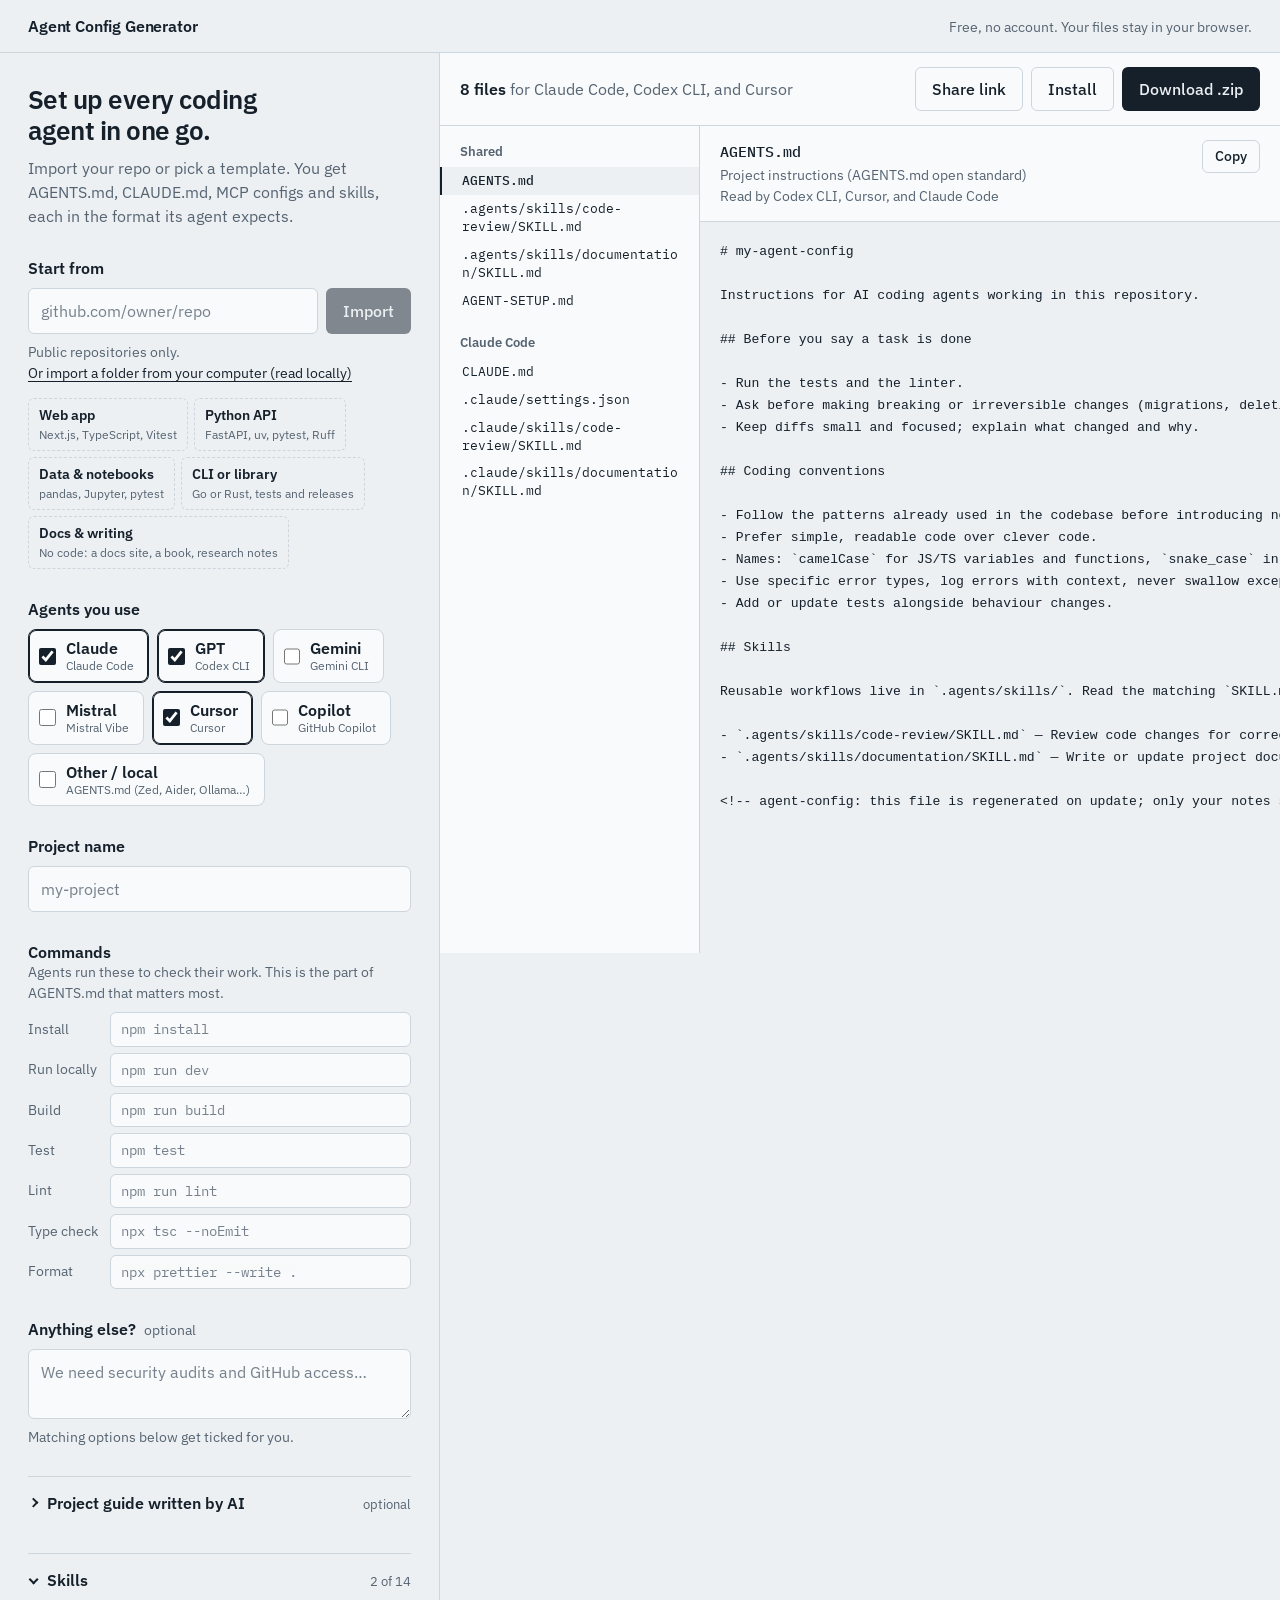
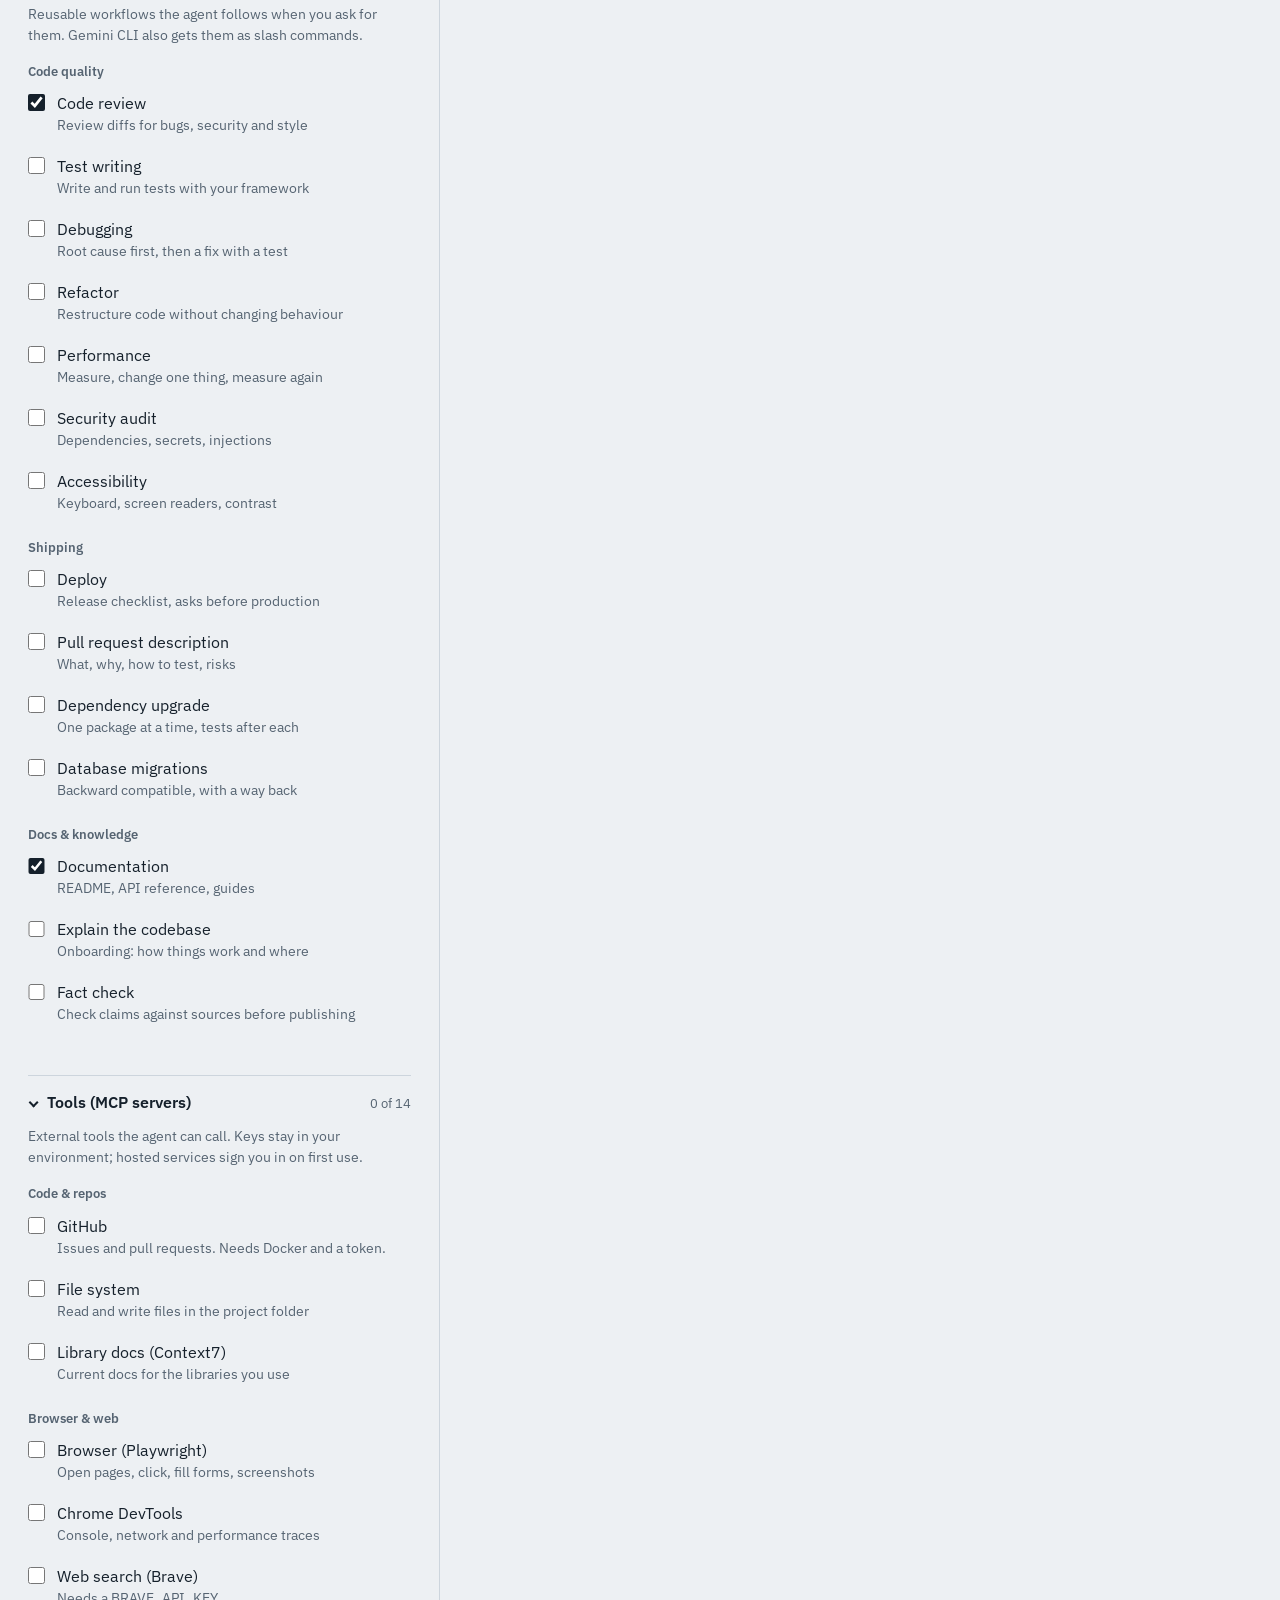
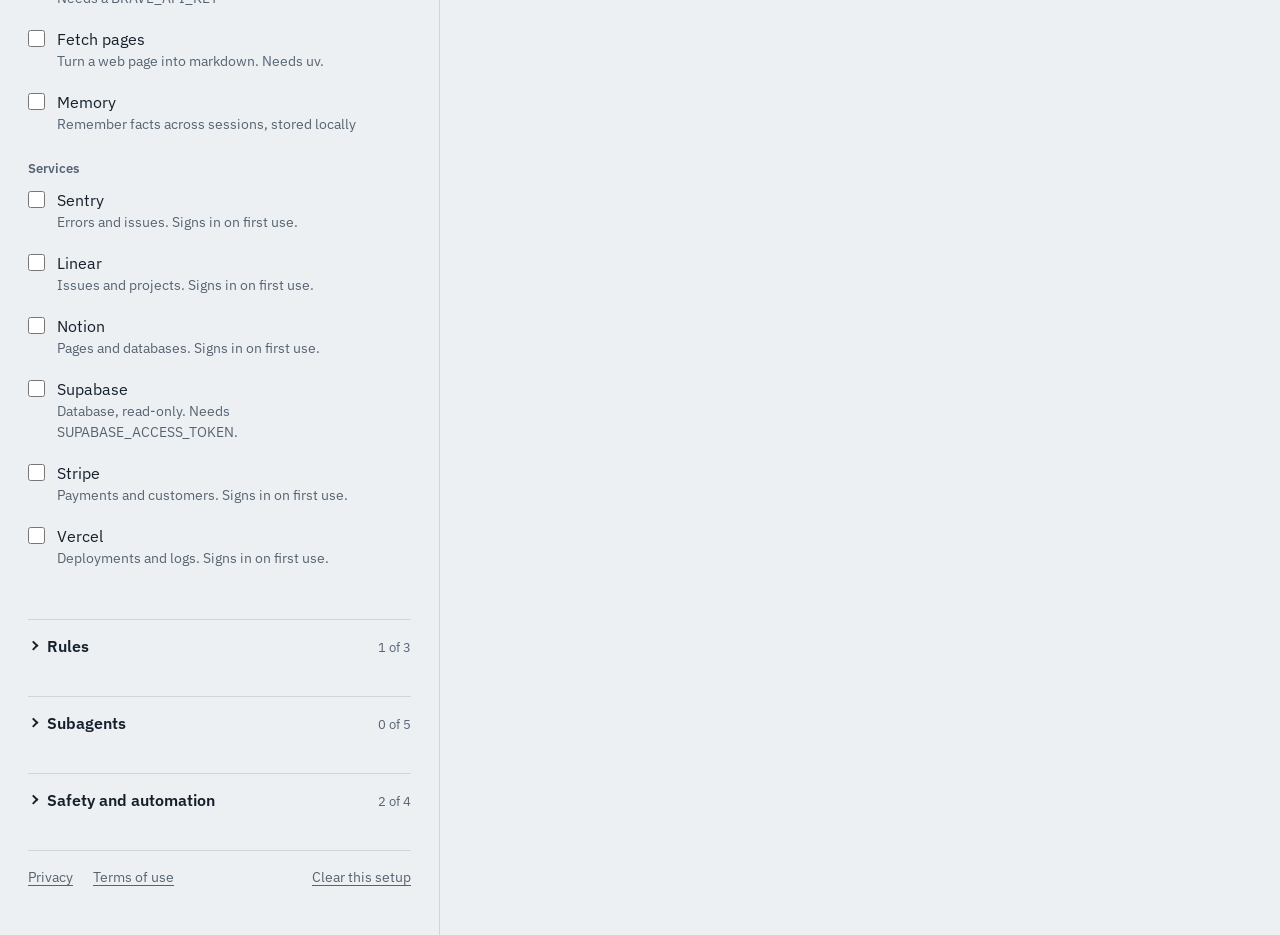
<file: index.html>
<!doctype html>
<html lang="en">
  <head>
    <meta http-equiv="Content-Security-Policy" content="default-src &#39;self&#39;; script-src &#39;self&#39;; style-src &#39;self&#39;; font-src &#39;self&#39;; img-src &#39;self&#39; data:; connect-src &#39;self&#39; https://api.github.com https://raw.githubusercontent.com https://api.anthropic.com https://openrouter.ai; object-src &#39;none&#39;; base-uri &#39;self&#39;; form-action &#39;self&#39;">

    <meta charset="UTF-8" />
    <link rel="icon" type="image/svg+xml" href="./favicon.svg" />
    <meta name="viewport" content="width=device-width, initial-scale=1.0" />
    <title>Agent Config Generator: one setup, every coding agent</title>
    <meta name="description" content="Generate AGENTS.md, CLAUDE.md, skills, MCP configs and settings for Claude Code, Codex, Gemini CLI, Mistral Vibe, Cursor and Copilot from your real repository. Free, no account, runs in your browser." />
    <meta name="theme-color" content="#edf0f3" />
    <meta property="og:type" content="website" />
    <meta property="og:site_name" content="Agent Config Generator" />
    <meta property="og:title" content="Set up every coding agent in one go" />
    <meta property="og:description" content="AGENTS.md, CLAUDE.md, skills and MCP configs for Claude Code, Codex, Gemini CLI, Mistral Vibe, Cursor and Copilot, from your real repository. Free, no account." />
    <meta name="twitter:card" content="summary_large_image" />
    <script type="module" crossorigin src="./assets/index-Btc-t9m1.js"></script>
    <link rel="stylesheet" crossorigin href="./assets/index-COXr6c5V.css">
    <link rel="canonical" href="https://jodevweb.github.io/agent-config/">
    <meta property="og:url" content="https://jodevweb.github.io/agent-config/">
    <meta property="og:image" content="https://jodevweb.github.io/agent-config/og.png">
    <meta property="og:image:width" content="1200">
    <meta property="og:image:height" content="630">
    <meta name="twitter:image" content="https://jodevweb.github.io/agent-config/og.png">
  </head>
  <body>
    <div id="root"></div>
  </body>
</html>
</file>
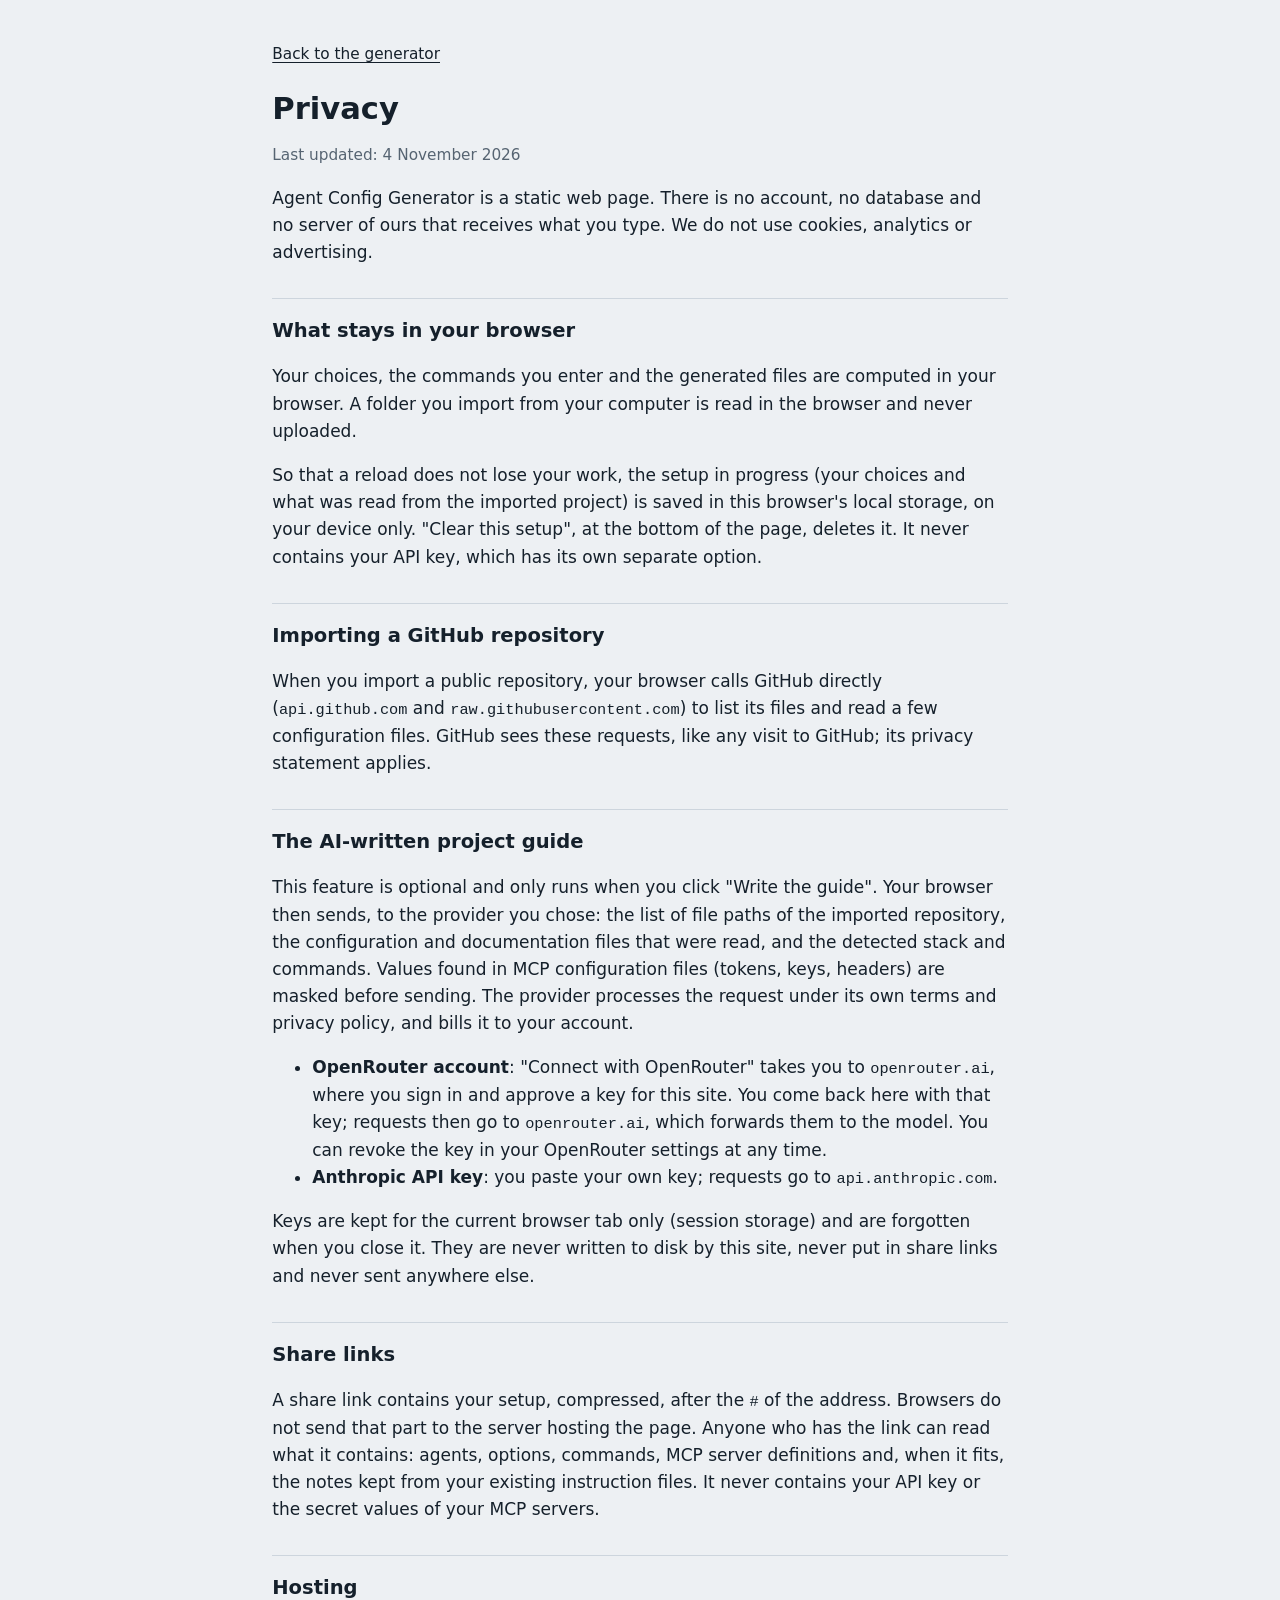
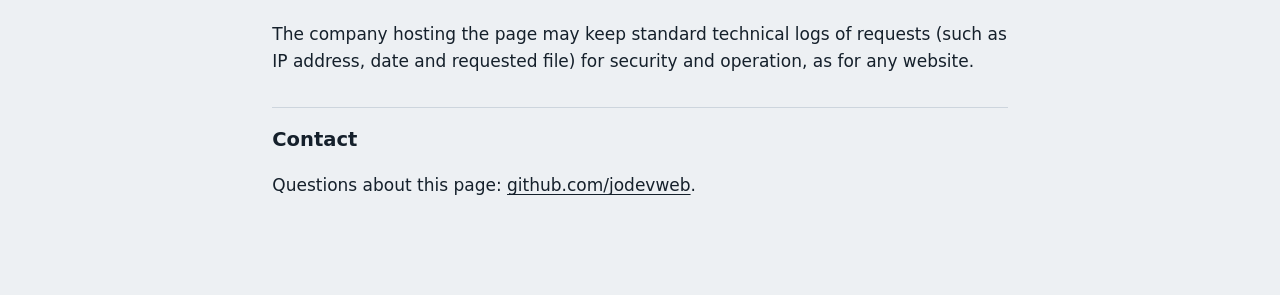
<file: privacy.html>
<!doctype html>
<html lang="en">
  <head>
    <meta charset="UTF-8" />
    <meta http-equiv="Content-Security-Policy" content="default-src 'self'; object-src 'none'; base-uri 'self'; form-action 'self'" />
    <meta name="viewport" content="width=device-width, initial-scale=1.0" />
    <title>Privacy · Agent Config Generator</title>
    <link rel="icon" type="image/svg+xml" href="favicon.svg" />
    <link rel="stylesheet" href="legal.css" />
  </head>
  <body>
    <main>
      <a class="back" href="./">Back to the generator</a>
      <h1>Privacy</h1>
      <p class="updated">Last updated: 4 November 2026</p>

      <p>
        Agent Config Generator is a static web page. There is no account, no database and no server of ours that
        receives what you type. We do not use cookies, analytics or advertising.
      </p>

      <h2>What stays in your browser</h2>
      <p>
        Your choices, the commands you enter and the generated files are computed in your browser. A folder you
        import from your computer is read in the browser and never uploaded.
      </p>
      <p>
        So that a reload does not lose your work, the setup in progress (your choices and what was read from the
        imported project) is saved in this browser's local storage, on your device only. "Clear this setup", at the
        bottom of the page, deletes it. It never contains your API key, which has its own separate option.
      </p>

      <h2>Importing a GitHub repository</h2>
      <p>
        When you import a public repository, your browser calls GitHub directly (<code>api.github.com</code> and
        <code>raw.githubusercontent.com</code>) to list its files and read a few configuration files. GitHub sees
        these requests, like any visit to GitHub; its privacy statement applies.
      </p>

      <h2>The AI-written project guide</h2>
      <p>
        This feature is optional and only runs when you click "Write the guide". Your browser then sends, to the
        provider you chose: the list of file paths of the imported repository, the configuration and documentation
        files that were read, and the detected stack and commands. Values found in MCP configuration files (tokens,
        keys, headers) are masked before sending. The provider processes the request under its own terms and privacy
        policy, and bills it to your account.
      </p>
      <ul>
        <li>
          <strong>OpenRouter account</strong>: "Connect with OpenRouter" takes you to <code>openrouter.ai</code>, where
          you sign in and approve a key for this site. You come back here with that key; requests then go to
          <code>openrouter.ai</code>, which forwards them to the model. You can revoke the key in your OpenRouter
          settings at any time.
        </li>
        <li>
          <strong>Anthropic API key</strong>: you paste your own key; requests go to <code>api.anthropic.com</code>.
        </li>
      </ul>
      <p>
        Keys are kept for the current browser tab only (session storage) and are forgotten when you close it. They
        are never written to disk by this site, never put in share links and never sent anywhere else.
      </p>

      <h2>Share links</h2>
      <p>
        A share link contains your setup, compressed, after the <code>#</code> of the address. Browsers do not send
        that part to the server hosting the page. Anyone who has the link can read what it contains: agents,
        options, commands, MCP server definitions and, when it fits, the notes kept from your existing instruction
        files. It never contains your API key or the secret values of your MCP servers.
      </p>

      <h2>Hosting</h2>
      <p>
        The company hosting the page may keep standard technical logs of requests (such as IP address, date and
        requested file) for security and operation, as for any website.
      </p>

      <h2>Contact</h2>
      <p>Questions about this page: <a href="https://github.com/jodevweb">github.com/jodevweb</a>.</p>
    </main>
  </body>
</html>
</file>
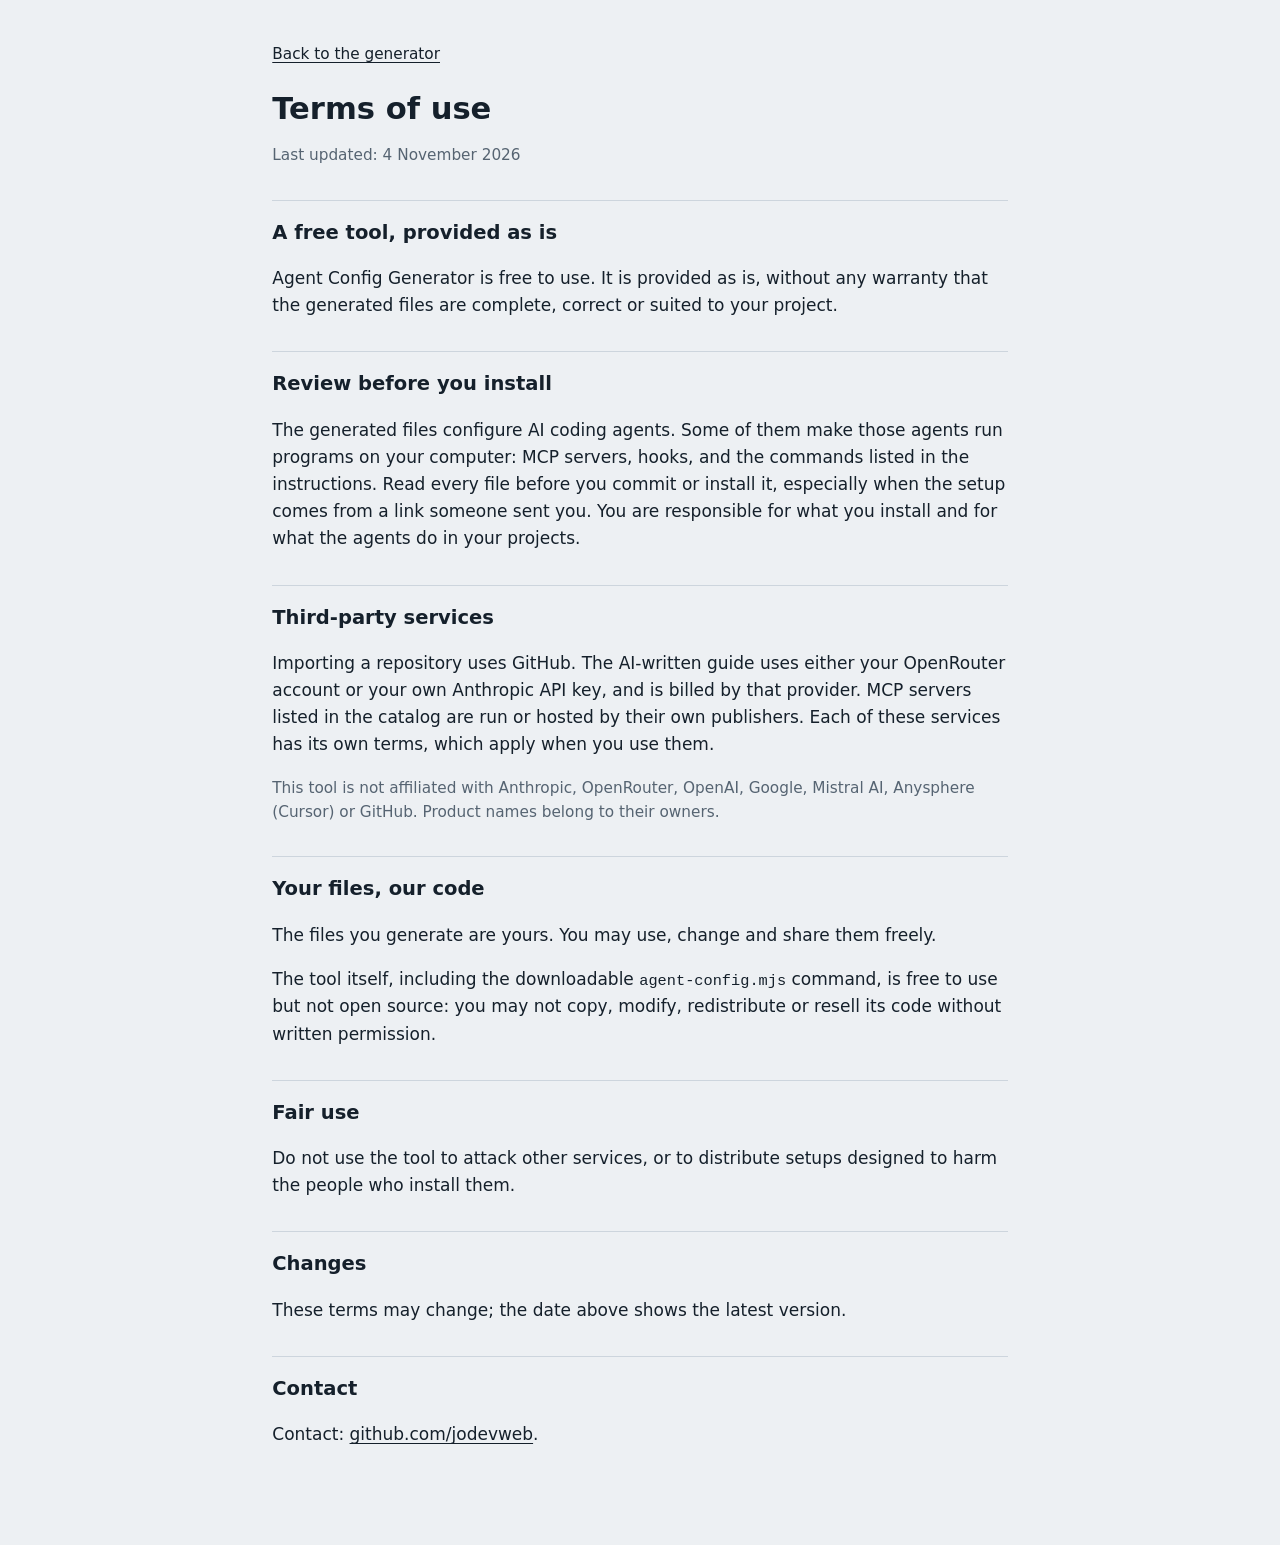
<file: terms.html>
<!doctype html>
<html lang="en">
  <head>
    <meta charset="UTF-8" />
    <meta http-equiv="Content-Security-Policy" content="default-src 'self'; object-src 'none'; base-uri 'self'; form-action 'self'" />
    <meta name="viewport" content="width=device-width, initial-scale=1.0" />
    <title>Terms of use · Agent Config Generator</title>
    <link rel="icon" type="image/svg+xml" href="favicon.svg" />
    <link rel="stylesheet" href="legal.css" />
  </head>
  <body>
    <main>
      <a class="back" href="./">Back to the generator</a>
      <h1>Terms of use</h1>
      <p class="updated">Last updated: 4 November 2026</p>

      <h2>A free tool, provided as is</h2>
      <p>
        Agent Config Generator is free to use. It is provided as is, without any warranty that the generated files
        are complete, correct or suited to your project.
      </p>

      <h2>Review before you install</h2>
      <p>
        The generated files configure AI coding agents. Some of them make those agents run programs on your
        computer: MCP servers, hooks, and the commands listed in the instructions. Read every file before you commit
        or install it, especially when the setup comes from a link someone sent you. You are responsible for what
        you install and for what the agents do in your projects.
      </p>

      <h2>Third-party services</h2>
      <p>
        Importing a repository uses GitHub. The AI-written guide uses either your OpenRouter account or your own
        Anthropic API key, and is billed by that provider. MCP servers listed in the catalog are run or hosted by
        their own publishers. Each of these services has its own terms, which apply when you use them.
      </p>
      <p class="note">
        This tool is not affiliated with Anthropic, OpenRouter, OpenAI, Google, Mistral AI, Anysphere (Cursor) or GitHub.
        Product names belong to their owners.
      </p>

      <h2>Your files, our code</h2>
      <p>The files you generate are yours. You may use, change and share them freely.</p>
      <p>
        The tool itself, including the downloadable <code>agent-config.mjs</code> command, is free to use but not
        open source: you may not copy, modify, redistribute or resell its code without written permission.
      </p>

      <h2>Fair use</h2>
      <p>Do not use the tool to attack other services, or to distribute setups designed to harm the people who install them.</p>

      <h2>Changes</h2>
      <p>These terms may change; the date above shows the latest version.</p>

      <h2>Contact</h2>
      <p>Contact: <a href="https://github.com/jodevweb">github.com/jodevweb</a>.</p>
    </main>
  </body>
</html>
</file>
<file: assets/index-COXr6c5V.css>
@font-face{font-family:IBM Plex Sans;font-style:normal;font-display:swap;font-weight:400;src:url(./ibm-plex-sans-cyrillic-ext-400-normal-g30qAdWV.woff2)format("woff2"),url(./ibm-plex-sans-cyrillic-ext-400-normal-Dsrv2Tcn.woff)format("woff");unicode-range:U+460-52F,U+1C80-1C8A,U+20B4,U+2DE0-2DFF,U+A640-A69F,U+FE2E-FE2F}@font-face{font-family:IBM Plex Sans;font-style:normal;font-display:swap;font-weight:400;src:url(./ibm-plex-sans-cyrillic-400-normal-DZqxrq2p.woff2)format("woff2"),url(./ibm-plex-sans-cyrillic-400-normal-BTotfTJu.woff)format("woff");unicode-range:U+301,U+400-45F,U+490-491,U+4B0-4B1,U+2116}@font-face{font-family:IBM Plex Sans;font-style:normal;font-display:swap;font-weight:400;src:url(./ibm-plex-sans-greek-400-normal-_efipK4i.woff2)format("woff2"),url(./ibm-plex-sans-greek-400-normal-D9ESIMu3.woff)format("woff");unicode-range:U+370-377,U+37A-37F,U+384-38A,U+38C,U+38E-3A1,U+3A3-3FF}@font-face{font-family:IBM Plex Sans;font-style:normal;font-display:swap;font-weight:400;src:url(./ibm-plex-sans-vietnamese-400-normal-DG4YqDda.woff2)format("woff2"),url(./ibm-plex-sans-vietnamese-400-normal-fK1oJ5dG.woff)format("woff");unicode-range:U+102-103,U+110-111,U+128-129,U+168-169,U+1A0-1A1,U+1AF-1B0,U+300-301,U+303-304,U+308-309,U+323,U+329,U+1EA0-1EF9,U+20AB}@font-face{font-family:IBM Plex Sans;font-style:normal;font-display:swap;font-weight:400;src:url(./ibm-plex-sans-latin-ext-400-normal-C5H60-Va.woff2)format("woff2"),url(./ibm-plex-sans-latin-ext-400-normal-RBey6euL.woff)format("woff");unicode-range:U+100-2BA,U+2BD-2C5,U+2C7-2CC,U+2CE-2D7,U+2DD-2FF,U+304,U+308,U+329,U+1D00-1DBF,U+1E00-1E9F,U+1EF2-1EFF,U+2020,U+20A0-20AB,U+20AD-20C0,U+2113,U+2C60-2C7F,U+A720-A7FF}@font-face{font-family:IBM Plex Sans;font-style:normal;font-display:swap;font-weight:400;src:url(./ibm-plex-sans-latin-400-normal-CDDApCn2.woff2)format("woff2"),url(./ibm-plex-sans-latin-400-normal-CYLoc0-x.woff)format("woff");unicode-range:U+??,U+131,U+152-153,U+2BB-2BC,U+2C6,U+2DA,U+2DC,U+304,U+308,U+329,U+2000-206F,U+20AC,U+2122,U+2191,U+2193,U+2212,U+2215,U+FEFF,U+FFFD}@font-face{font-family:IBM Plex Sans;font-style:normal;font-display:swap;font-weight:500;src:url(./ibm-plex-sans-cyrillic-ext-500-normal-Cs5J6C77.woff2)format("woff2"),url(./ibm-plex-sans-cyrillic-ext-500-normal-DB5PtV2g.woff)format("woff");unicode-range:U+460-52F,U+1C80-1C8A,U+20B4,U+2DE0-2DFF,U+A640-A69F,U+FE2E-FE2F}@font-face{font-family:IBM Plex Sans;font-style:normal;font-display:swap;font-weight:500;src:url(./ibm-plex-sans-cyrillic-500-normal-CocWQlwt.woff2)format("woff2"),url(./ibm-plex-sans-cyrillic-500-normal-ByOcLdNv.woff)format("woff");unicode-range:U+301,U+400-45F,U+490-491,U+4B0-4B1,U+2116}@font-face{font-family:IBM Plex Sans;font-style:normal;font-display:swap;font-weight:500;src:url(./ibm-plex-sans-greek-500-normal-JMMifIXV.woff2)format("woff2"),url(./ibm-plex-sans-greek-500-normal-CuWXN6rf.woff)format("woff");unicode-range:U+370-377,U+37A-37F,U+384-38A,U+38C,U+38E-3A1,U+3A3-3FF}@font-face{font-family:IBM Plex Sans;font-style:normal;font-display:swap;font-weight:500;src:url(./ibm-plex-sans-vietnamese-500-normal-e4dixQRQ.woff2)format("woff2"),url(./ibm-plex-sans-vietnamese-500-normal-BEb3_waV.woff)format("woff");unicode-range:U+102-103,U+110-111,U+128-129,U+168-169,U+1A0-1A1,U+1AF-1B0,U+300-301,U+303-304,U+308-309,U+323,U+329,U+1EA0-1EF9,U+20AB}@font-face{font-family:IBM Plex Sans;font-style:normal;font-display:swap;font-weight:500;src:url(./ibm-plex-sans-latin-ext-500-normal-DakdToA3.woff2)format("woff2"),url(./ibm-plex-sans-latin-ext-500-normal-D0aIdm-b.woff)format("woff");unicode-range:U+100-2BA,U+2BD-2C5,U+2C7-2CC,U+2CE-2D7,U+2DD-2FF,U+304,U+308,U+329,U+1D00-1DBF,U+1E00-1E9F,U+1EF2-1EFF,U+2020,U+20A0-20AB,U+20AD-20C0,U+2113,U+2C60-2C7F,U+A720-A7FF}@font-face{font-family:IBM Plex Sans;font-style:normal;font-display:swap;font-weight:500;src:url(./ibm-plex-sans-latin-500-normal-6ng42L7E.woff2)format("woff2"),url(./ibm-plex-sans-latin-500-normal-BgVn5rGT.woff)format("woff");unicode-range:U+??,U+131,U+152-153,U+2BB-2BC,U+2C6,U+2DA,U+2DC,U+304,U+308,U+329,U+2000-206F,U+20AC,U+2122,U+2191,U+2193,U+2212,U+2215,U+FEFF,U+FFFD}@font-face{font-family:IBM Plex Sans;font-style:normal;font-display:swap;font-weight:600;src:url(./ibm-plex-sans-cyrillic-ext-600-normal-DUMzJB7m.woff2)format("woff2"),url(./ibm-plex-sans-cyrillic-ext-600-normal-Bz0x94Yp.woff)format("woff");unicode-range:U+460-52F,U+1C80-1C8A,U+20B4,U+2DE0-2DFF,U+A640-A69F,U+FE2E-FE2F}@font-face{font-family:IBM Plex Sans;font-style:normal;font-display:swap;font-weight:600;src:url(./ibm-plex-sans-cyrillic-600-normal-71GNu3SW.woff2)format("woff2"),url(./ibm-plex-sans-cyrillic-600-normal-BGq0mW3O.woff)format("woff");unicode-range:U+301,U+400-45F,U+490-491,U+4B0-4B1,U+2116}@font-face{font-family:IBM Plex Sans;font-style:normal;font-display:swap;font-weight:600;src:url(./ibm-plex-sans-greek-600-normal-DzTrcv_p.woff2)format("woff2"),url(./ibm-plex-sans-greek-600-normal-D-CqTdkO.woff)format("woff");unicode-range:U+370-377,U+37A-37F,U+384-38A,U+38C,U+38E-3A1,U+3A3-3FF}@font-face{font-family:IBM Plex Sans;font-style:normal;font-display:swap;font-weight:600;src:url(./ibm-plex-sans-vietnamese-600-normal-DpPYBSTl.woff2)format("woff2"),url(./ibm-plex-sans-vietnamese-600-normal-DgdngZtN.woff)format("woff");unicode-range:U+102-103,U+110-111,U+128-129,U+168-169,U+1A0-1A1,U+1AF-1B0,U+300-301,U+303-304,U+308-309,U+323,U+329,U+1EA0-1EF9,U+20AB}@font-face{font-family:IBM Plex Sans;font-style:normal;font-display:swap;font-weight:600;src:url(./ibm-plex-sans-latin-ext-600-normal-DOrvGEcy.woff2)format("woff2"),url(./ibm-plex-sans-latin-ext-600-normal-DIrixKbi.woff)format("woff");unicode-range:U+100-2BA,U+2BD-2C5,U+2C7-2CC,U+2CE-2D7,U+2DD-2FF,U+304,U+308,U+329,U+1D00-1DBF,U+1E00-1E9F,U+1EF2-1EFF,U+2020,U+20A0-20AB,U+20AD-20C0,U+2113,U+2C60-2C7F,U+A720-A7FF}@font-face{font-family:IBM Plex Sans;font-style:normal;font-display:swap;font-weight:600;src:url(./ibm-plex-sans-latin-600-normal-CuJfVYMP.woff2)format("woff2"),url(./ibm-plex-sans-latin-600-normal-Cu4Hd6ag.woff)format("woff");unicode-range:U+??,U+131,U+152-153,U+2BB-2BC,U+2C6,U+2DA,U+2DC,U+304,U+308,U+329,U+2000-206F,U+20AC,U+2122,U+2191,U+2193,U+2212,U+2215,U+FEFF,U+FFFD}@font-face{font-family:IBM Plex Mono;font-style:normal;font-display:swap;font-weight:400;src:url(./ibm-plex-mono-cyrillic-ext-400-normal-xuaO2J-f.woff2)format("woff2"),url(./ibm-plex-mono-cyrillic-ext-400-normal-DMdlQ8Kv.woff)format("woff");unicode-range:U+460-52F,U+1C80-1C8A,U+20B4,U+2DE0-2DFF,U+A640-A69F,U+FE2E-FE2F}@font-face{font-family:IBM Plex Mono;font-style:normal;font-display:swap;font-weight:400;src:url(./ibm-plex-mono-cyrillic-400-normal-BSMlKf0J.woff2)format("woff2"),url(./ibm-plex-mono-cyrillic-400-normal-CEL4l2ZJ.woff)format("woff");unicode-range:U+301,U+400-45F,U+490-491,U+4B0-4B1,U+2116}@font-face{font-family:IBM Plex Mono;font-style:normal;font-display:swap;font-weight:400;src:url(./ibm-plex-mono-vietnamese-400-normal-BulugwFq.woff2)format("woff2"),url(./ibm-plex-mono-vietnamese-400-normal-DDuiU_S-.woff)format("woff");unicode-range:U+102-103,U+110-111,U+128-129,U+168-169,U+1A0-1A1,U+1AF-1B0,U+300-301,U+303-304,U+308-309,U+323,U+329,U+1EA0-1EF9,U+20AB}@font-face{font-family:IBM Plex Mono;font-style:normal;font-display:swap;font-weight:400;src:url(./ibm-plex-mono-latin-ext-400-normal-BmRBH3aV.woff2)format("woff2"),url(./ibm-plex-mono-latin-ext-400-normal-D3D2R8hC.woff)format("woff");unicode-range:U+100-2BA,U+2BD-2C5,U+2C7-2CC,U+2CE-2D7,U+2DD-2FF,U+304,U+308,U+329,U+1D00-1DBF,U+1E00-1E9F,U+1EF2-1EFF,U+2020,U+20A0-20AB,U+20AD-20C0,U+2113,U+2C60-2C7F,U+A720-A7FF}@font-face{font-family:IBM Plex Mono;font-style:normal;font-display:swap;font-weight:400;src:url(./ibm-plex-mono-latin-400-normal-DMJ8VG8y.woff2)format("woff2"),url(./ibm-plex-mono-latin-400-normal-CvHOgSBP.woff)format("woff");unicode-range:U+??,U+131,U+152-153,U+2BB-2BC,U+2C6,U+2DA,U+2DC,U+304,U+308,U+329,U+2000-206F,U+20AC,U+2122,U+2191,U+2193,U+2212,U+2215,U+FEFF,U+FFFD}@font-face{font-family:IBM Plex Mono;font-style:normal;font-display:swap;font-weight:500;src:url(./ibm-plex-mono-cyrillic-ext-500-normal-BqneJy0T.woff2)format("woff2"),url(./ibm-plex-mono-cyrillic-ext-500-normal-BIfNGwUT.woff)format("woff");unicode-range:U+460-52F,U+1C80-1C8A,U+20B4,U+2DE0-2DFF,U+A640-A69F,U+FE2E-FE2F}@font-face{font-family:IBM Plex Mono;font-style:normal;font-display:swap;font-weight:500;src:url(./ibm-plex-mono-cyrillic-500-normal-Bq9vWWag.woff2)format("woff2"),url(./ibm-plex-mono-cyrillic-500-normal-Ael50iVv.woff)format("woff");unicode-range:U+301,U+400-45F,U+490-491,U+4B0-4B1,U+2116}@font-face{font-family:IBM Plex Mono;font-style:normal;font-display:swap;font-weight:500;src:url(./ibm-plex-mono-vietnamese-500-normal-DZ4AoWbu.woff2)format("woff2"),url(./ibm-plex-mono-vietnamese-500-normal-C8zxqsMH.woff)format("woff");unicode-range:U+102-103,U+110-111,U+128-129,U+168-169,U+1A0-1A1,U+1AF-1B0,U+300-301,U+303-304,U+308-309,U+323,U+329,U+1EA0-1EF9,U+20AB}@font-face{font-family:IBM Plex Mono;font-style:normal;font-display:swap;font-weight:500;src:url(./ibm-plex-mono-latin-ext-500-normal-CAhNIIs5.woff2)format("woff2"),url(./ibm-plex-mono-latin-ext-500-normal-CZ70TYgx.woff)format("woff");unicode-range:U+100-2BA,U+2BD-2C5,U+2C7-2CC,U+2CE-2D7,U+2DD-2FF,U+304,U+308,U+329,U+1D00-1DBF,U+1E00-1E9F,U+1EF2-1EFF,U+2020,U+20A0-20AB,U+20AD-20C0,U+2113,U+2C60-2C7F,U+A720-A7FF}@font-face{font-family:IBM Plex Mono;font-style:normal;font-display:swap;font-weight:500;src:url(./ibm-plex-mono-latin-500-normal-DSY6xOcd.woff2)format("woff2"),url(./ibm-plex-mono-latin-500-normal-CB9ihrfo.woff)format("woff");unicode-range:U+??,U+131,U+152-153,U+2BB-2BC,U+2C6,U+2DA,U+2DC,U+304,U+308,U+329,U+2000-206F,U+20AC,U+2122,U+2191,U+2193,U+2212,U+2215,U+FEFF,U+FFFD}:root{--paper:#edf0f3;--surface:#f8fafb;--ink:#15202b;--muted:#566472;--line:#cdd5dd;--highlight:#ffe066;--on-highlight:#15202b;--focus:#2b59c3;--sans:"IBM Plex Sans", system-ui, "Segoe UI", Roboto, sans-serif;--mono:"IBM Plex Mono", ui-monospace, Consolas, monospace;--lightningcss-light:initial;--lightningcss-dark: ;color-scheme:light dark;font:400 16px/1.5 var(--sans);color:var(--ink);background:var(--paper);accent-color:var(--ink);-webkit-font-smoothing:antialiased;text-rendering:optimizelegibility}@media (prefers-color-scheme:dark){:root{--lightningcss-light: ;--lightningcss-dark:initial;--paper:#0f151b;--surface:#161e26;--ink:#e4eaf0;--muted:#97a4b1;--line:#2b3743;--highlight:#e9c64a;--on-highlight:#15202b;--focus:#8ab4ff}}*,:before,:after{box-sizing:border-box}body,h1,h2,p{margin:0}button,input,textarea{font:inherit;color:inherit}:focus-visible{outline:2px solid var(--focus);outline-offset:2px}.shell{flex-direction:column;min-height:100svh;display:flex}.topbar{border-bottom:1px solid var(--line);justify-content:space-between;align-items:baseline;gap:16px;padding:14px 28px;display:flex}.brand{letter-spacing:-.01em;font-weight:600}.topbar-note{color:var(--muted);font-size:.875rem}.layout{flex:1;grid-template-columns:minmax(340px,440px) minmax(0,1fr);align-items:start;display:grid}.panel{border-right:1px solid var(--line);flex-direction:column;gap:28px;padding:32px 28px 48px;display:flex}.intro h1{letter-spacing:-.02em;text-wrap:balance;font-size:1.6rem;font-weight:600;line-height:1.2}.intro p{color:var(--muted);max-width:36ch;margin-top:10px}.jump{display:none}.group{border:none;flex-direction:column;gap:8px;min-width:0;margin:0;padding:0;display:flex}.group legend,.field-label{padding:0;font-weight:600}.group legend{margin-bottom:8px}.field-row{justify-content:space-between;align-items:baseline;gap:12px;display:flex}.optional{color:var(--muted);margin-left:4px;font-size:.875rem;font-weight:400}.help{color:var(--muted);font-size:.875rem}.group legend+.help{margin-top:-10px}.text-input{border:1px solid var(--line);background:var(--surface);resize:vertical;border-radius:6px;width:100%;padding:10px 12px;transition:border-color .15s}.text-input:hover{border-color:var(--muted)}.text-input::placeholder{color:var(--muted);opacity:.8}.warning{background:var(--highlight);color:var(--on-highlight);border-radius:4px;padding:6px 10px;font-size:.875rem}.chips{flex-wrap:wrap;gap:8px;display:flex}.chip{border:1px solid var(--line);background:var(--surface);cursor:pointer;border-radius:8px;align-items:center;gap:10px;padding:8px 14px 8px 10px;transition:border-color .15s,box-shadow .15s;display:inline-flex}.chip:hover{border-color:var(--muted)}.chip:has(input:checked){border-color:var(--ink);box-shadow:inset 0 0 0 1px var(--ink)}.chip:has(input:focus-visible){outline:2px solid var(--focus);outline-offset:2px}.chip input:focus-visible{outline:none}.chip>span{flex-direction:column;line-height:1.25;display:flex}.chip-label{font-weight:600}.chip-tool{color:var(--muted);font-size:.78rem}.options{flex-direction:column;gap:2px;display:flex}.option{cursor:pointer;border-radius:6px;align-items:flex-start;gap:12px;margin:0 -10px;padding:8px 10px;display:flex}.option:hover{background:var(--surface)}.option input,.chip input{flex:none;width:1.05rem;height:1.05rem;margin:0}.option input{margin-top:.2rem}.option>span{flex-direction:column;display:flex}.option-label{flex-wrap:wrap;align-items:center;gap:8px;display:flex}.option-hint{color:var(--muted);font-size:.875rem}.tag{background:var(--highlight);color:var(--on-highlight);border-radius:3px;padding:3px 6px;font-size:.72rem;line-height:1}.link-button{color:var(--ink);text-underline-offset:3px;cursor:pointer;background:0 0;border:none;padding:0;font-size:.875rem;text-decoration:underline}.link-button:hover{text-decoration-thickness:2px}.reset{align-self:flex-start}.visually-hidden{clip-path:inset(50%);white-space:nowrap;border:0;width:1px;height:1px;margin:-1px;padding:0;overflow:hidden;position:absolute!important}.mono{font-family:var(--mono);font-size:.85rem}.import-row{gap:8px;display:flex}.import-row .text-input{flex:1;min-width:0}.error{background:var(--surface);border-left:3px solid #c2410c;border-radius:4px;padding:8px 10px;font-size:.875rem}.presets{flex-wrap:wrap;gap:6px;margin-top:6px;display:flex}.preset{border:1px dashed var(--line);text-align:left;cursor:pointer;background:0 0;border-radius:6px;flex-direction:column;align-items:flex-start;padding:6px 10px;display:flex}.preset:hover{border-color:var(--muted)}.preset.active{border-style:solid;border-color:var(--ink)}.preset-label{font-size:.875rem;font-weight:600}.preset-hint{color:var(--muted);font-size:.75rem}.facts{background:var(--surface);border-left:3px solid var(--highlight);border-radius:6px;flex-direction:column;align-items:flex-start;gap:6px;margin-top:4px;padding:12px 14px;display:flex}.facts strong{font-weight:600}.commands{grid-template-columns:max-content minmax(0,1fr);align-items:center;gap:6px 12px;display:grid}.command{display:contents}.command-label{color:var(--muted);font-size:.875rem}.commands .text-input{padding:6px 10px}.option.compact{margin:0;padding:4px 0}.option.disabled{cursor:default}.option.disabled .option-label{color:var(--muted)}.crash{flex-direction:column;align-items:flex-start;gap:12px;max-width:480px;margin:15vh auto;padding:0 24px;display:flex}.link-warning{background:var(--surface);border-left:3px solid #c2410c;border-radius:6px;flex-direction:column;align-items:flex-start;gap:8px;padding:12px 14px;font-size:.9rem;display:flex}.link-warning ul{margin:0;padding-left:18px}.link-warning code{font-family:var(--mono);overflow-wrap:anywhere;font-size:.8rem}.preview-note{background:var(--highlight);color:var(--on-highlight);padding:8px 20px;font-size:.875rem}.panel-footer{border-top:1px solid var(--line);gap:20px;padding-top:16px;font-size:.85rem;display:flex}.panel-footer a,.panel-footer .footer-reset{color:var(--muted);text-underline-offset:3px;font-size:inherit}.footer-reset{margin-left:auto}.preview-sub{color:var(--muted);font-size:.8rem}.status{font-family:var(--sans);vertical-align:1px;border:1px solid var(--line);color:var(--muted);border-radius:3px;margin-left:8px;padding:1px 5px;font-size:.68rem;line-height:1.4;display:inline-block}.status.changed{background:var(--highlight);color:var(--on-highlight);border-color:#0000}.status.new{border-color:var(--ink);color:var(--ink)}.orphans{font-family:var(--mono);color:var(--muted);overflow-wrap:anywhere;font-size:.78rem;padding:0 20px!important}.file-actions{flex-wrap:wrap;justify-content:flex-end;align-items:center;gap:8px;display:flex}.toggle{border:1px solid var(--line);border-radius:6px;display:inline-flex;overflow:hidden}.toggle button{cursor:pointer;background:0 0;border:none;padding:4px 10px;font-size:.8rem}.toggle button[aria-pressed=true]{background:var(--ink);color:var(--paper)}.diff{background:var(--paper);flex-direction:column;flex:1;min-height:0;display:flex}.diff-note{color:var(--muted);border-bottom:1px solid var(--line);padding:10px 20px;font-size:.85rem}.diff-body{font-family:var(--mono);flex:1;margin:0;padding:12px 0;font-size:.8rem;line-height:1.6;overflow:auto}.diff-row{white-space:pre;padding:0 20px 0 12px;display:block}.diff-sign{width:1.4em;color:var(--muted);display:inline-block}.diff-row.add{background:#22a05a24}.diff-row.del{background:#d23c281f;-webkit-text-decoration:line-through #d23c2880;text-decoration:line-through #d23c2880}.diff-row.skip{color:var(--muted);font-style:italic}@media (width<=900px){.diff-body{max-height:60svh}}.section{border-top:1px solid var(--line);padding-top:4px}.section-summary{cursor:pointer;justify-content:space-between;align-items:baseline;gap:12px;padding:10px 0;list-style:none;display:flex}.section-summary::-webkit-details-marker{display:none}.section-title{font-weight:600}.section-title:before{content:"";border-bottom:2px solid;border-right:2px solid;width:.45em;height:.45em;margin:0 10px .15em 2px;transition:transform .15s;display:inline-block;transform:rotate(-45deg)}.section[open] .section-title:before{transform:rotate(45deg)}@media (prefers-reduced-motion:reduce){.section-title:before{transition:none}}.section-count{color:var(--muted);font-size:.8rem}.section-body{flex-direction:column;gap:10px;padding:2px 0 14px;display:flex}.option-group-title{color:var(--muted);margin:6px 0 2px;font-size:.8rem;font-weight:600}.note{background:var(--surface);border-left:3px solid var(--line);border-radius:4px;padding:8px 10px;font-size:.875rem}.field-label.small{font-size:.875rem}.connected{background:var(--surface);border-left:3px solid var(--ink);border-radius:4px;padding:8px 10px;font-size:.9rem}.ai-actions{flex-wrap:wrap;align-items:center;gap:14px;display:flex}.menu{position:relative}.menu summary{list-style:none;display:inline-block}.menu summary::-webkit-details-marker{display:none}.menu[open] summary{border-color:var(--ink)}.menu-panel{z-index:10;border:1px solid var(--line);background:var(--surface);border-radius:8px;flex-direction:column;gap:4px;width:270px;padding:12px;display:flex;position:absolute;top:calc(100% + 6px);right:0;box-shadow:0 8px 24px #0000001f}.menu-panel .help{margin-bottom:4px}.menu-item{text-align:left;cursor:pointer;background:0 0;border:none;border-radius:4px;padding:8px 10px}.menu-item:hover{background:var(--paper)}a.menu-item{color:inherit;font-size:.95rem;text-decoration:none}.menu-separator{border-top:1px solid var(--line);margin-top:8px;padding-top:10px}.menu-separator code{font-family:var(--mono);white-space:nowrap;font-size:.8rem;display:inline-block}.button{cursor:pointer;white-space:nowrap;border:1px solid #0000;border-radius:6px;padding:9px 16px;font-weight:500}.button.primary{background:var(--ink);color:var(--paper)}.button.primary:hover{opacity:.88}.button:disabled{opacity:.5;cursor:not-allowed}.button.secondary{border-color:var(--line);background:0 0}.button.secondary:hover{border-color:var(--ink)}.button.small{padding:5px 12px;font-size:.875rem}.preview{background:var(--surface);flex-direction:column;min-width:0;height:100svh;display:flex;position:sticky;top:0}.preview-bar{border-bottom:1px solid var(--line);justify-content:space-between;align-items:center;gap:16px;padding:14px 20px;display:flex}.preview-title{color:var(--muted)}.preview-title strong{color:var(--ink);font-weight:600}.preview-actions{gap:8px;display:flex}.preview-body{flex:1;grid-template-columns:minmax(200px,260px) minmax(0,1fr);min-height:0;display:grid}.tree{border-right:1px solid var(--line);padding:16px 0;overflow-y:auto}.tree-group+.tree-group{margin-top:18px}.tree-title{color:var(--muted);padding:0 20px 6px;font-size:.8rem;font-weight:600}.tree ul{margin:0;padding:0;list-style:none}.tree-item{text-align:left;width:100%;font-family:var(--mono);overflow-wrap:anywhere;cursor:pointer;background:0 0;border:none;border-left:2px solid #0000;padding:5px 20px;font-size:.8rem;line-height:1.4;display:block}.tree-item:hover{background:var(--paper)}.tree-item.active{border-left-color:var(--ink);background:var(--paper);font-weight:500}.tree-item.fresh{animation:1.4s ease-out highlight}@keyframes highlight{0%{background:var(--highlight);color:var(--on-highlight)}}@media (prefers-reduced-motion:reduce){.tree-item.fresh{background:var(--highlight);color:var(--on-highlight);animation:none}}.file{flex-direction:column;min-width:0;min-height:0;display:flex}.file-header{border-bottom:1px solid var(--line);justify-content:space-between;align-items:flex-start;gap:16px;padding:14px 20px;display:flex}.file-path{font-family:var(--mono);overflow-wrap:anywhere;font-size:.95rem;font-weight:500}.file-description,.file-readers{color:var(--muted);font-size:.875rem}.file-description{margin-top:2px}.file-content{background:var(--paper);font-family:var(--mono);tab-size:2;flex:1;margin:0;padding:18px 20px;font-size:.82rem;line-height:1.6;overflow:auto}@media (width<=900px){.topbar{flex-direction:column;gap:2px;padding:12px 18px}.layout{grid-template-columns:minmax(0,1fr)}.jump{color:var(--ink);text-underline-offset:3px;margin-top:12px;font-weight:500;display:inline-block}.panel{border-right:none;border-bottom:1px solid var(--line);padding:24px 18px 32px}.preview{height:auto;position:static}.preview-bar{flex-wrap:wrap;padding:12px 18px}.preview-actions{flex-wrap:wrap}.menu-panel{left:0;right:auto}.preview-body{grid-template-columns:minmax(0,1fr)}.tree{border-right:none;border-bottom:1px solid var(--line);max-height:240px}.file-content{max-height:60svh}}
</file>
<file: legal.css>
:root {
  --paper: #edf0f3;
  --ink: #15202b;
  --muted: #566472;
  --line: #cdd5dd;
  color-scheme: light dark;
  font: 400 17px/1.6 system-ui, 'Segoe UI', Roboto, sans-serif;
  color: var(--ink);
  background: var(--paper);
}

@media (prefers-color-scheme: dark) {
  :root {
    --paper: #0f151b;
    --ink: #e4eaf0;
    --muted: #97a4b1;
    --line: #2b3743;
  }
}

body {
  margin: 0;
}

main {
  max-width: 68ch;
  margin: 0 auto;
  padding: 40px 24px 80px;
}

a {
  color: inherit;
  text-underline-offset: 3px;
}

.back {
  font-size: 0.9rem;
}

h1 {
  font-size: 1.8rem;
  line-height: 1.2;
  margin: 24px 0 4px;
}

h2 {
  font-size: 1.15rem;
  margin: 32px 0 8px;
  padding-top: 16px;
  border-top: 1px solid var(--line);
}

.updated,
.note {
  color: var(--muted);
  font-size: 0.9rem;
}

code {
  font-family: ui-monospace, Consolas, monospace;
  font-size: 0.9em;
}
</file>
